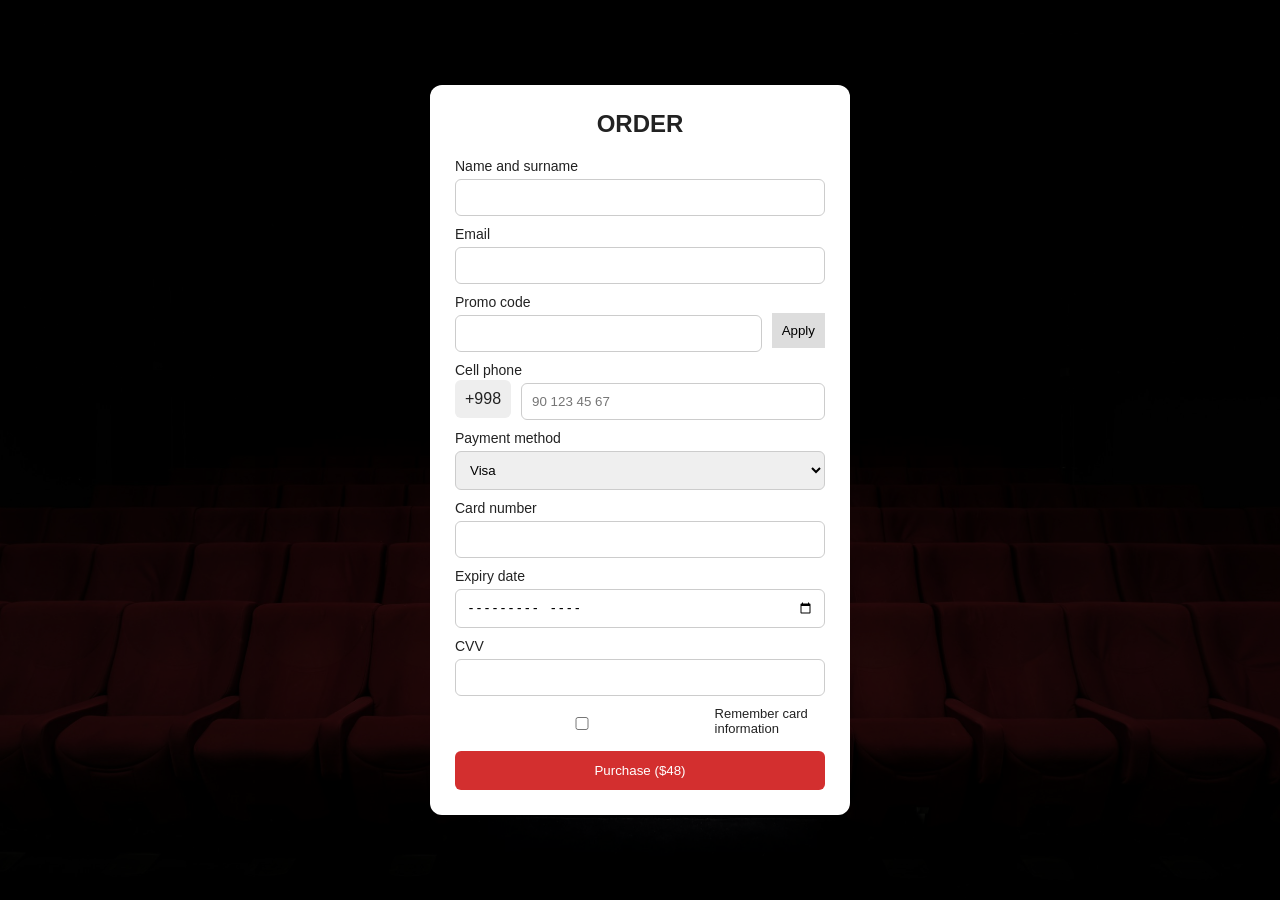
<file: index.html>
<!DOCTYPE html>
<html lang="en">

<head>
    <meta charset="UTF-8">
    <title>Order Page</title>
    <link rel="stylesheet" href="style.css">
</head>

<body>
<div class="loader">
        <div class="text"><span>Loading</span></div>
        <div class="text"><span>Loading</span></div>
        <div class="text"><span>Loading</span></div>
        <div class="text"><span>Loading</span></div>
        <div class="text"><span>Loading</span></div>
        <div class="text"><span>Loading</span></div>
        <div class="text"><span>Loading</span></div>
        <div class="text"><span>Loading</span></div>
        <div class="text"><span>Loading</span></div>
        <div class="line"></div>
    </div>
    <div class="registratsiya">
        <div class="overlay">
            <div class="modal">

                <h2>ORDER</h2>

                <form action="movies.html">

                    <label>Name and surname</label>
                    <input type="text" >

                    <label>Email</label>
                    <input type="email" >

                    <label>Promo code</label>
                    <div class="row">
                        <input type="text">
                        <button type="button" class="small-btn">Apply</button>
                    </div>

                    <label>Cell phone</label>
                    <div class="row">
                        <span class="prefix">+998</span>
                        <input type="tel" placeholder="90 123 45 67" pattern="[0-9]{2} [0-9]{3} [0-9]{2} [0-9]{2}"
                            >
                    </div>

                    <label>Payment method</label>
                    <select >
                        <option>Visa</option>
                        <option>MasterCard</option>
                    </select>

                    <label>Card number</label>
                    <input type="text" >

                    <label>Expiry date</label>
                    <input type="month" >

                    <label>CVV</label>
                    <input type="password" >

                    <div class="check">
                        <input type="checkbox">
                        <span>Remember card information</span>
                    </div>

                    <button type="submit" class="main-btn">Purchase ($48)</button>

                </form>

            </div>
        </div>
    </div>

</body>

</html>
</file>
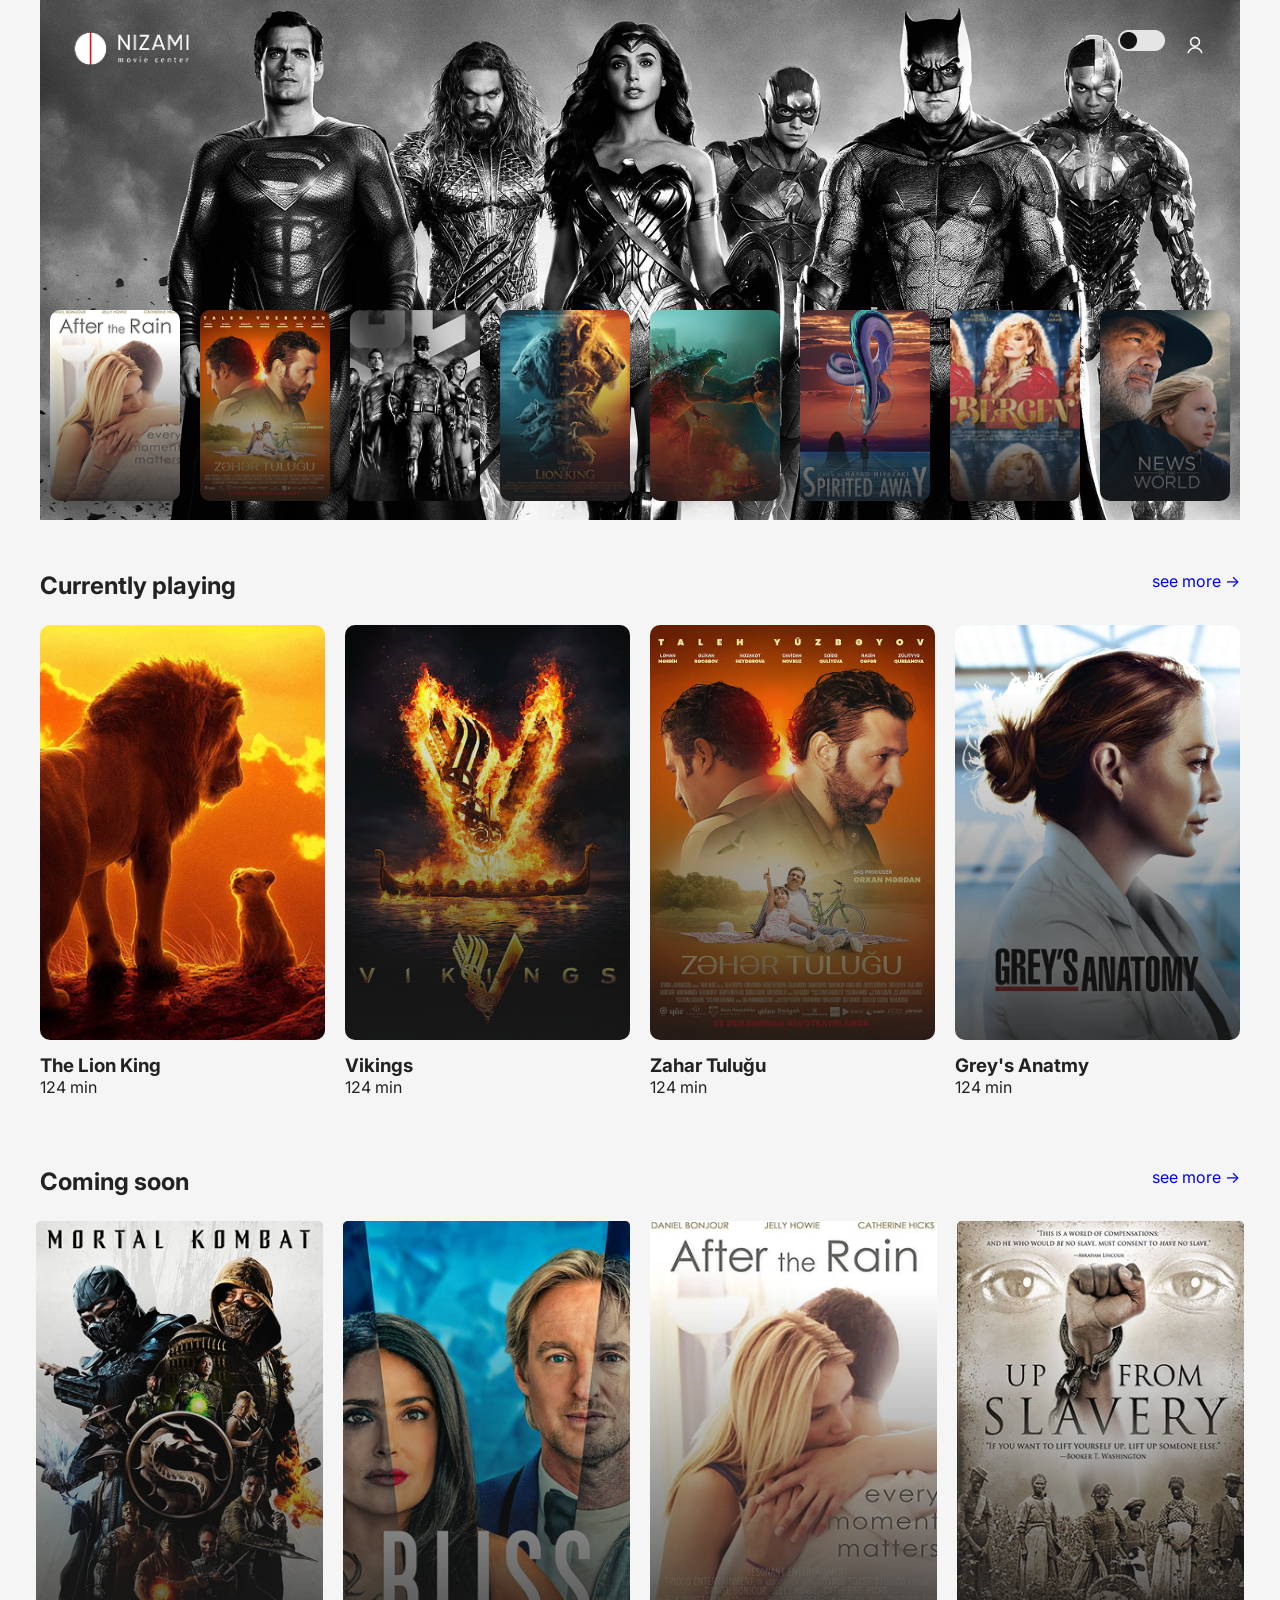
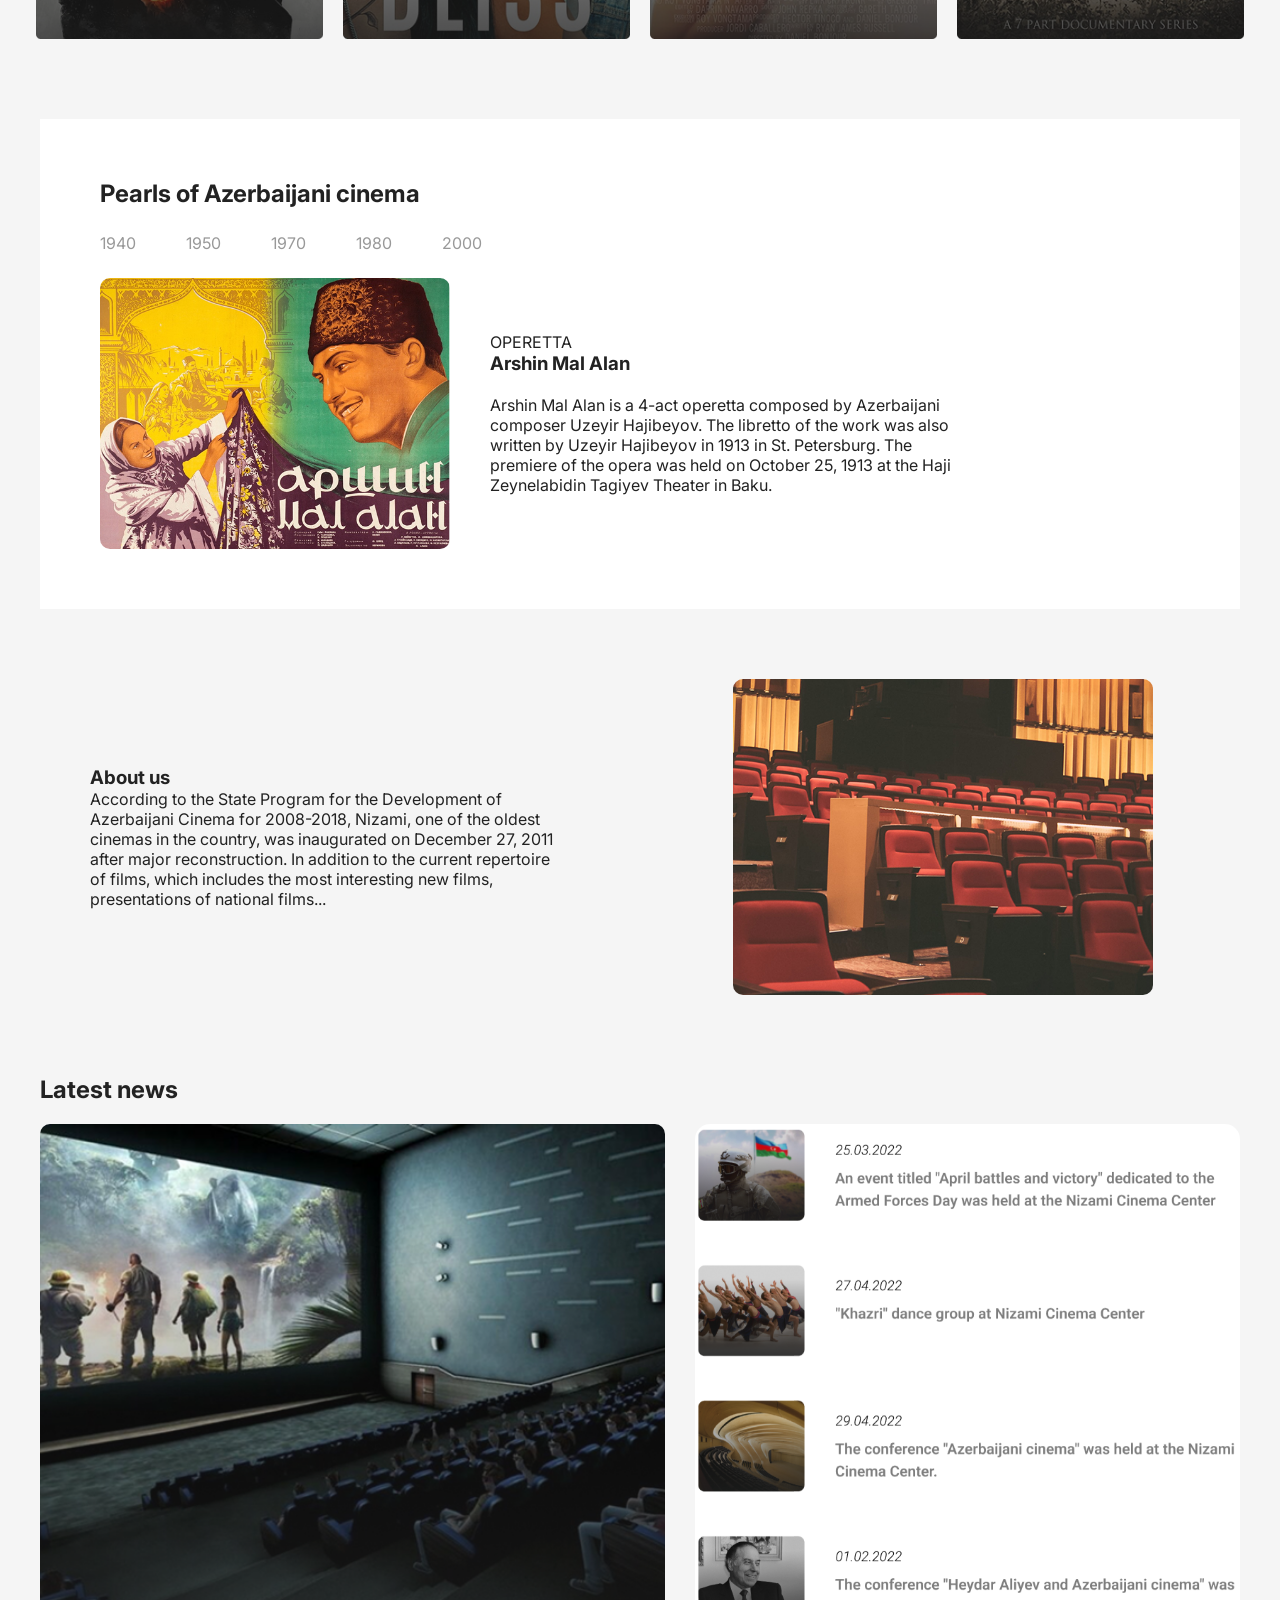
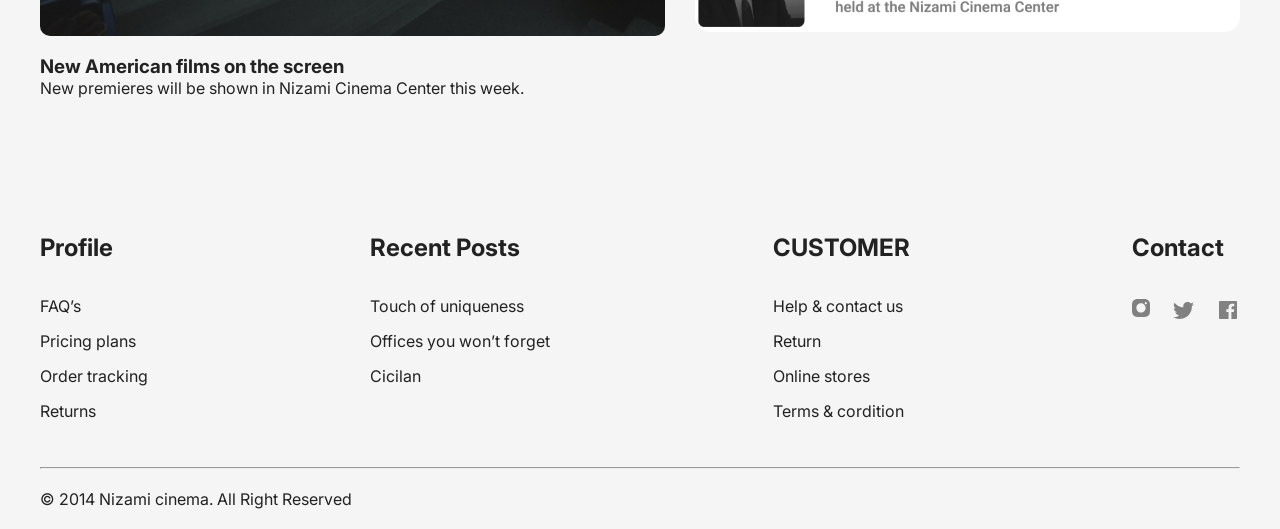
<file: movies.html>
<!DOCTYPE html>
<html lang="en">

<head>
    <meta charset="UTF-8">
    <meta name="viewport" content="width=device-width, initial-scale=1.0">

    <title>Nizami Cinema</title>
    <link href="https://unpkg.com/aos@2.3.1/dist/aos.css" rel="stylesheet">
    <link rel="stylesheet" href="style.css">

    <link href="https://fonts.googleapis.com/css2?family=Inter:wght@300;400;500;600&display=swap" rel="stylesheet">

</head>

<body>
    <div class="loader">
        <div class="text"><span>Loading</span></div>
        <div class="text"><span>Loading</span></div>
        <div class="text"><span>Loading</span></div>
        <div class="text"><span>Loading</span></div>
        <div class="text"><span>Loading</span></div>
        <div class="text"><span>Loading</span></div>
        <div class="text"><span>Loading</span></div>
        <div class="text"><span>Loading</span></div>
        <div class="text"><span>Loading</span></div>
        <div class="line"></div>
    </div>
    <div class="container">
        <header class="hero">
            <div class="nav">
                <div class="logo">
                    <img src="./images/Untitled-2 2 (1).png">
                </div>
                <div class="nav-icons">
                    <div class="toggle">
                        <img src="./images/ag hisse (1).png" alt="">
                    </div>
                    <div class="profile">
                        <img src="./images/Icon button.png" alt="">
                    </div>
                </div>

            </div>

        </header>
        <section class="slider">
            <div class="slider-row">
                <img src="images/image 6.png">
                <img src="images/image 9.png">
                <img src="images/image 18.png">
                <img src="images/image 29.png">
                <img src="images/image 27.png">
                <img src="images/mizaki 1080 1080 3.png">
                <img src="images/image 4.png">
                <img src="images/fYQCgVRsQTEfUrP7cW5iAFVYOlh 1.png">
            </div>
        </section>
        <section class="movies">
            <div class="section-head">
                <h2>Currently playing</h2>
                <a href="#">see more →</a>
            </div>
            <div class="movie-grid">
                <div class="movie">
                    <img src="images/image 14.png">
                    <div class="info">
                        <h3>The Lion King</h3>
                        <span>124 min</span>
                    </div>
                </div>
                <div class="movie">
                    <img src="images/overlay (3).png">
                    <div class="info">
                        <h3>Vikings</h3>
                        <span>124 min</span>
                    </div>
                </div>

                <div class="movie">
                    <img src="images/overlay (4).png">
                    <div class="info">
                        <h3>Zahar Tuluğu</h3>
                        <span>124 min</span>
                    </div>
                </div>

                <div class="movie">
                    <img src="images/Group 135 (2).png">
                    <div class="info">
                        <h3>Grey's Anatmy</h3>
                        <span>124 min</span>
                    </div>
                </div>

            </div>

        </section>
        <section class="movies">

            <div class="section-head">

                <h2>Coming soon</h2>

                <a href="#">see more →</a>

            </div>

            <div class="movie-grid container">

                <img class="section-img" src="images/overlay (5).png">
                <img class="section-img" src="images/Group 135 (3).png">
                <img class="section-img" src="images/Group 135 (4).png">
                <img class="section-img" src="images/Group 135 (5).png">

            </div>

        </section>

        <section class="pearls">

            <h2>Pearls of Azerbaijani cinema</h2>

            <div class="timeline">

                <span>1940</span>
                <span>1950</span>
                <span>1970</span>
                <span>1980</span>
                <span>2000</span>

            </div>

            <div class="pearls-content">

                <img src="images/image 60.png">

                <div class="pearls-text">
                    <p>OPERETTA</p>
                    <h3>Arshin Mal Alan</h3>
                    <br>
                    <p>
                        Arshin Mal Alan is a 4-act operetta composed by Azerbaijani <br>
                        composer Uzeyir Hajibeyov. The libretto of the work was also <br>
                        written by Uzeyir Hajibeyov in 1913 in St. Petersburg. The <br>
                        premiere of the opera was held on October 25, 1913 at the Haji <br>
                        Zeynelabidin Tagiyev Theater in Baku.
                    </p>

                </div>

            </div>

        </section>
        <section class="about">

            <div class="about-text">

                <h3>About us</h3>

                <p>
                    According to the State Program for the Development
                    of <br> Azerbaijani Cinema for 2008-2018, Nizami, one of the oldest <br>
                    cinemas in the country, was
                    inaugurated on December 27, 2011 <br> after major reconstruction. In addition to the current
                    repertoire <br>
                    of films, which includes the most interesting new films, <br>
                    presentations of national films...
                </p>

            </div>

            <img src="images/Rectangle 4194.png">

        </section>
        <section class="news">

            <h2>Latest news</h2>

            <div class="news-grid">

                <div class="news-big">

                    <img src="images/image 56.png">

                    <div class="news-text">

                        <h3>New American films on the screen</h3>

                        <p>
                            New premieres will be shown in Nizami Cinema Center this week.
                        </p>

                    </div>

                </div>

                <div class="news-list">

                    <img src="./images/image.png" class="image-png">

                </div>

            </div>

        </section>
        <footer>
            <div class="footer-top">
                <!-- c-1 -->
                <div class="footer-card">
                    <h2>Profile</h2>
                    <p>FAQ’s <span>Pricing plans</span><span>Order tracking</span><span>Returns</span></p>
                </div>
                <!-- c-2 -->
                <div class="footer-card">
                    <h2>Recent Posts</h2>
                    <p>Touch of uniqueness <span>Offices you won’t forget</span><span>Cicilan</span></p>
                </div>
                <!-- c-3 -->
                <div class="footer-card">
                    <h2>CUSTOMER</h2>
                    <p>Help & contact us <span>Return</span><span>Online stores</span><span>Terms & cordition</span></p>
                </div>
                <!-- c-4 -->
                <div class="footer-card">
                    <h2>Contact</h2>
                    <div class="footer-card-4-card"><a href="https://www.instagram.com" target="_blank"><img
                                src="./images/instagtram.svg" alt=""></a> <img src="./images/twitter.svg" alt=""> <img
                            src="./images/facebook.svg" alt=""></div>
                </div>
                <!-- ... -->
            </div>
            <hr>
            <div class="footer-bottom">
                <p>© 2014 Nizami cinema. All Right Reserved
                </p>
            </div>
        </footer>
    </div>
    <script src="https://unpkg.com/aos@2.3.1/dist/aos.js"></script>
    <script>
        AOS.init();
    </script>
</body>

</html>
</file>
<file: style.css>
* {
    margin: 0;
    padding: 0;
    box-sizing: border-box;
}



body {
    font-family: 'Inter', sans-serif;
    background: #f5f5f5;
    color: #222;
}

.container {
    width: 1200px;
    margin: 0 auto;
}

.hero {
    height: 520px;
    background: url(./images/Group\ 69.png) center/cover no-repeat;
    position: relative;
}

.nav {
    display: flex;
    justify-content: space-between;
    padding: 30px;
}

.logo img {
    height: 35px;
}

.nav-icons {
    display: flex;
    gap: 15px;
}

.toggle,
.profile {
    width: 47;
    height: 21;
    top: 29.5px;
    left: 1301px;
    angle: 0 deg;
    opacity: 1;

}

.hero-overlay {
    position: absolute;
    bottom: 0;
    width: 100%;
    height: 150px;
    background: linear-gradient(transparent, #f5f5f5);
}


.slider {
    position: relative;

    margin-top: -210px;
    z-index: 5;
}

.slider-row {
    display: flex;
    gap: 20px;
    justify-content: center;
}

.slider-row img {
    width: 130px;
    border-radius: 10px;
}

.movies {
    margin-top: 70px;
}

.section-head {
    display: flex;
    justify-content: space-between;
    margin-bottom: 25px;
}

.movie-grid {
    display: grid;
    grid-template-columns: repeat(4, 1fr);
    gap: 25px;
    display: flex;
    gap: 20px;
    justify-content: center;
}


.movie img {
    width: 100%;
    border-radius: 10px;
}

.info {
    margin-top: 10px;
}

.pearls {
    margin-top: 80px;
    background: white;
    padding: 60px;
}

.timeline {
    display: flex;
    gap: 50px;
    margin: 25px 0;
    color: #999;
}

.pearls-content {
    display: flex;
    gap: 40px;
    align-items: center;
}

.pearls-content img {
    width: 350px;
    border-radius: 10px;
}

.about {
    margin-top: 70px;
    display: flex;
    padding-left: 50px;
    gap: 180px;
    align-items: center;
}

.about img {
    width: 420px;
    border-radius: 10px;
}

.news {
    margin-top: 80px;
}

.news-grid {
    display: grid;
    grid-template-columns: 2fr 1fr;
    gap: 30px;
    margin-top: 20px;
}

.news-big img {
    width: 100%;
    border-radius: 10px;
}

.image-png {
    border-radius: 15px;
    width: 545px;
}

.news-text {
    margin-top: 15px;
}

.news-list {
    border-radius: 15px;
    display: flex;
    flex-direction: column;
    gap: 15px;
}

.news-item {
    background: white;
    padding: 12px;
    border-radius: 8px;
}

footer {
    padding-top: 100px;
}

.footer-top {
    display: flex;
    justify-content: space-between;
    padding-bottom: 46.45px;
    padding-top: 35px;
}

.footer-card p {
    display: flex;
    flex-direction: column;
    padding-top: 34px;
    gap: 15px;
}

.footer-card-4-card {
    padding-top: 36px;
    gap: 21px;
    display: flex;
}
.footer-bottom{
    padding-top: 20px;
    padding-bottom: 20px;
}
.footer-card-4-card{
    display: flex;
    align-items: center;
}
.section-img{
    width: 287px;
}
a{
    text-decoration: none;
}
/*  */
/*  */
.registratsiya{
    background-image: url(./image.png);
    background-position: center;
    background-repeat: no-repeat;
    background-size: cover;
    height: 100vh;
}

/* overlay */
.overlay {
    position: fixed;
    width: 100%;
    height: 100%;
    background: rgba(0,0,0,0.75);
    display: flex;
    justify-content: center;
    align-items: center;
}

/* modal */
.modal {
    width: 420px;
    background: #fff;
    padding: 25px;
    border-radius: 12px;
}

.modal h2 {
    text-align: center;
    margin-bottom: 20px;
}

/* inputs */
.modal label {
    display: block;
    margin-top: 10px;
    font-size: 14px;
}

.modal input,
.modal select {
    width: 100%;
    padding: 10px;
    margin-top: 5px;
    border-radius: 6px;
    border: 1px solid #ccc;
}

/* row */
.row {
    display: flex;
    gap: 10px;
    align-items: center;
}

.row input {
    flex: 1;
}

/* prefix */
.prefix {
    background: #eee;
    padding: 10px;
    border-radius: 6px;
}

/* buttons */
.small-btn {
    padding: 10px;
    border: none;
    background: #ddd;
    cursor: pointer;
}

.main-btn {
    width: 100%;
    padding: 12px;
    margin-top: 15px;
    background: #d32f2f;
    color: #fff;
    border: none;
    border-radius: 6px;
    cursor: pointer;
}

/* checkbox */
.check {
    margin-top: 10px;
    font-size: 13px;
    display: flex;
    align-items: center;
    gap: 6px;
}
.loader {
  --main-size: 4em;
  --text-color: #ffffff;
  --shine-color: #ffffff40;
  --shadow-color: #aaaaaa;
  display: flex;
  justify-content: center;
  align-items: center;
  overflow: hidden;
  user-select: none;
  position: relative;
  font-size: var(--main-size);
  font-weight: 900;
  text-transform: uppercase;
  color: var(--text-color);
  width: 100%;
  height: 100vh;
  z-index: 20;
  filter: drop-shadow(0 0 0.05em var(--shine-color));
  background-color: black;
  position: fixed;
  top: 0;
  left: 0;
  animation: noneanimatsiya 1s 1s linear forwards;
}

.loader .text {
  display: flex;
  align-items: center;
  justify-content: center;
  text-align: center;
  white-space: nowrap;
  overflow: hidden;
  position: absolute;
}

.loader .text:nth-child(1) {
  clip-path: polygon(0% 0%, 11.11% 0%, 11.11% 100%, 0% 100%);
  font-size: calc(var(--main-size) / 20);
  margin-left: -2.1em;
  opacity: 0.6;
}

.loader .text:nth-child(2) {
  clip-path: polygon(11.11% 0%, 22.22% 0%, 22.22% 100%, 11.11% 100%);
  font-size: calc(var(--main-size) / 16);
  margin-left: -0.98em;
  opacity: 0.7;
}

.loader .text:nth-child(3) {
  clip-path: polygon(22.22% 0%, 33.33% 0%, 33.33% 100%, 22.22% 100%);
  font-size: calc(var(--main-size) / 13);
  margin-left: -0.33em;
  opacity: 0.8;
}

.loader .text:nth-child(4) {
  clip-path: polygon(33.33% 0%, 44.44% 0%, 44.44% 100%, 33.33% 100%);
  font-size: calc(var(--main-size) / 11);
  margin-left: -0.05em;
  opacity: 0.9;
}

.loader .text:nth-child(5) {
  clip-path: polygon(44.44% 0%, 55.55% 0%, 55.55% 100%, 44.44% 100%);
  font-size: calc(var(--main-size) / 10);
  margin-left: 0em;
  opacity: 1;
}

.loader .text:nth-child(6) {
  clip-path: polygon(55.55% 0%, 66.66% 0%, 66.66% 100%, 55.55% 100%);
  font-size: calc(var(--main-size) / 11);
  margin-left: 0.05em;
  opacity: 0.9;
}

.loader .text:nth-child(7) {
  clip-path: polygon(66.66% 0%, 77.77% 0%, 77.77% 100%, 66.66% 100%);
  font-size: calc(var(--main-size) / 13);
  margin-left: 0.33em;
  opacity: 0.8;
}

.loader .text:nth-child(8) {
  clip-path: polygon(77.77% 0%, 88.88% 0%, 88.88% 100%, 77.77% 100%);
  font-size: calc(var(--main-size) / 16);
  margin-left: 0.98em;
  opacity: 0.7;
}

.loader .text:nth-child(9) {
  clip-path: polygon(88.88% 0%, 100% 0%, 100% 100%, 88.88% 100%);
  font-size: calc(var(--main-size) / 20);
  margin-left: 2.1em;
  opacity: 0.6;
}

.loader .text span {
  animation:
    scrolling 2s cubic-bezier(0.1, 0.6, 0.9, 0.4) infinite,
    shadow 2s cubic-bezier(0.1, 0.6, 0.9, 0.4) infinite;
}

.loader .text:nth-child(1) span {
  background: linear-gradient(to right,
      var(--text-color) 4%,
      var(--shadow-color) 7%);
  background-size: 200% auto;
  background-clip: text;
  color: transparent;
}

.loader .text:nth-child(2) span {
  background: linear-gradient(to right,
      var(--text-color) 9%,
      var(--shadow-color) 13%);
  background-size: 200% auto;
  background-clip: text;
  color: transparent;
}

.loader .text:nth-child(3) span {
  background: linear-gradient(to right,
      var(--text-color) 15%,
      var(--shadow-color) 18%);
  background-size: 200% auto;
  background-clip: text;
  color: transparent;
}

.loader .text:nth-child(4) span {
  background: linear-gradient(to right,
      var(--text-color) 20%,
      var(--shadow-color) 23%);
  background-size: 200% auto;
  background-clip: text;
  color: transparent;
}

.loader .text:nth-child(6) span {
  background: linear-gradient(to right,
      var(--shadow-color) 29%,
      var(--text-color) 32%);
  background-size: 200% auto;
  background-clip: text;
  color: transparent;
}

.loader .text:nth-child(7) span {
  background: linear-gradient(to right,
      var(--shadow-color) 34%,
      var(--text-color) 37%);
  background-size: 200% auto;
  background-clip: text;
  color: transparent;
}

.loader .text:nth-child(8) span {
  background: linear-gradient(to right,
      var(--shadow-color) 39%,
      var(--text-color) 42%);
  background-size: 200% auto;
  background-clip: text;
  color: transparent;
}

.loader .text:nth-child(9) span {
  background: linear-gradient(to right,
      var(--shadow-color) 45%,
      var(--text-color) 48%);
  background-size: 200% auto;
  background-clip: text;
  color: transparent;
}

.loader .line {
  position: relative;
  display: flex;
  align-items: center;
  justify-content: center;
  overflow: hidden;
  height: 0.05em;
  width: calc(var(--main-size) / 2);
  margin-top: 0.9em;
  border-radius: 0.05em;
}

.loader .line::before {
  content: "";
  position: absolute;
  height: 100%;
  width: 100%;
  background-color: var(--text-color);
  opacity: 0.3;
}

.loader .line::after {
  content: "";
  position: absolute;
  height: 100%;
  width: 100%;
  background-color: var(--text-color);
  border-radius: 0.05em;
  transform: translateX(-90%);
  animation: wobble 2s cubic-bezier(0.5, 0.8, 0.5, 0.2) infinite;
}

@keyframes wobble {
  0% {
    transform: translateX(-90%);
  }

  50% {
    transform: translateX(90%);
  }

  100% {
    transform: translateX(-90%);
  }
}

@keyframes scrolling {
  0% {
    transform: translateX(-100%);
  }

  100% {
    transform: translateX(100%);
  }
}

@keyframes shadow {
  0% {
    background-position: -98% 0;
  }

  100% {
    background-position: 102% 0;
  }
}

@keyframes noneanimatsiya {
  0% {
    opacity: 1;
  }

  100% {
    opacity: 0;
    z-index: -1;
    display: none;

  }
}
</file>
